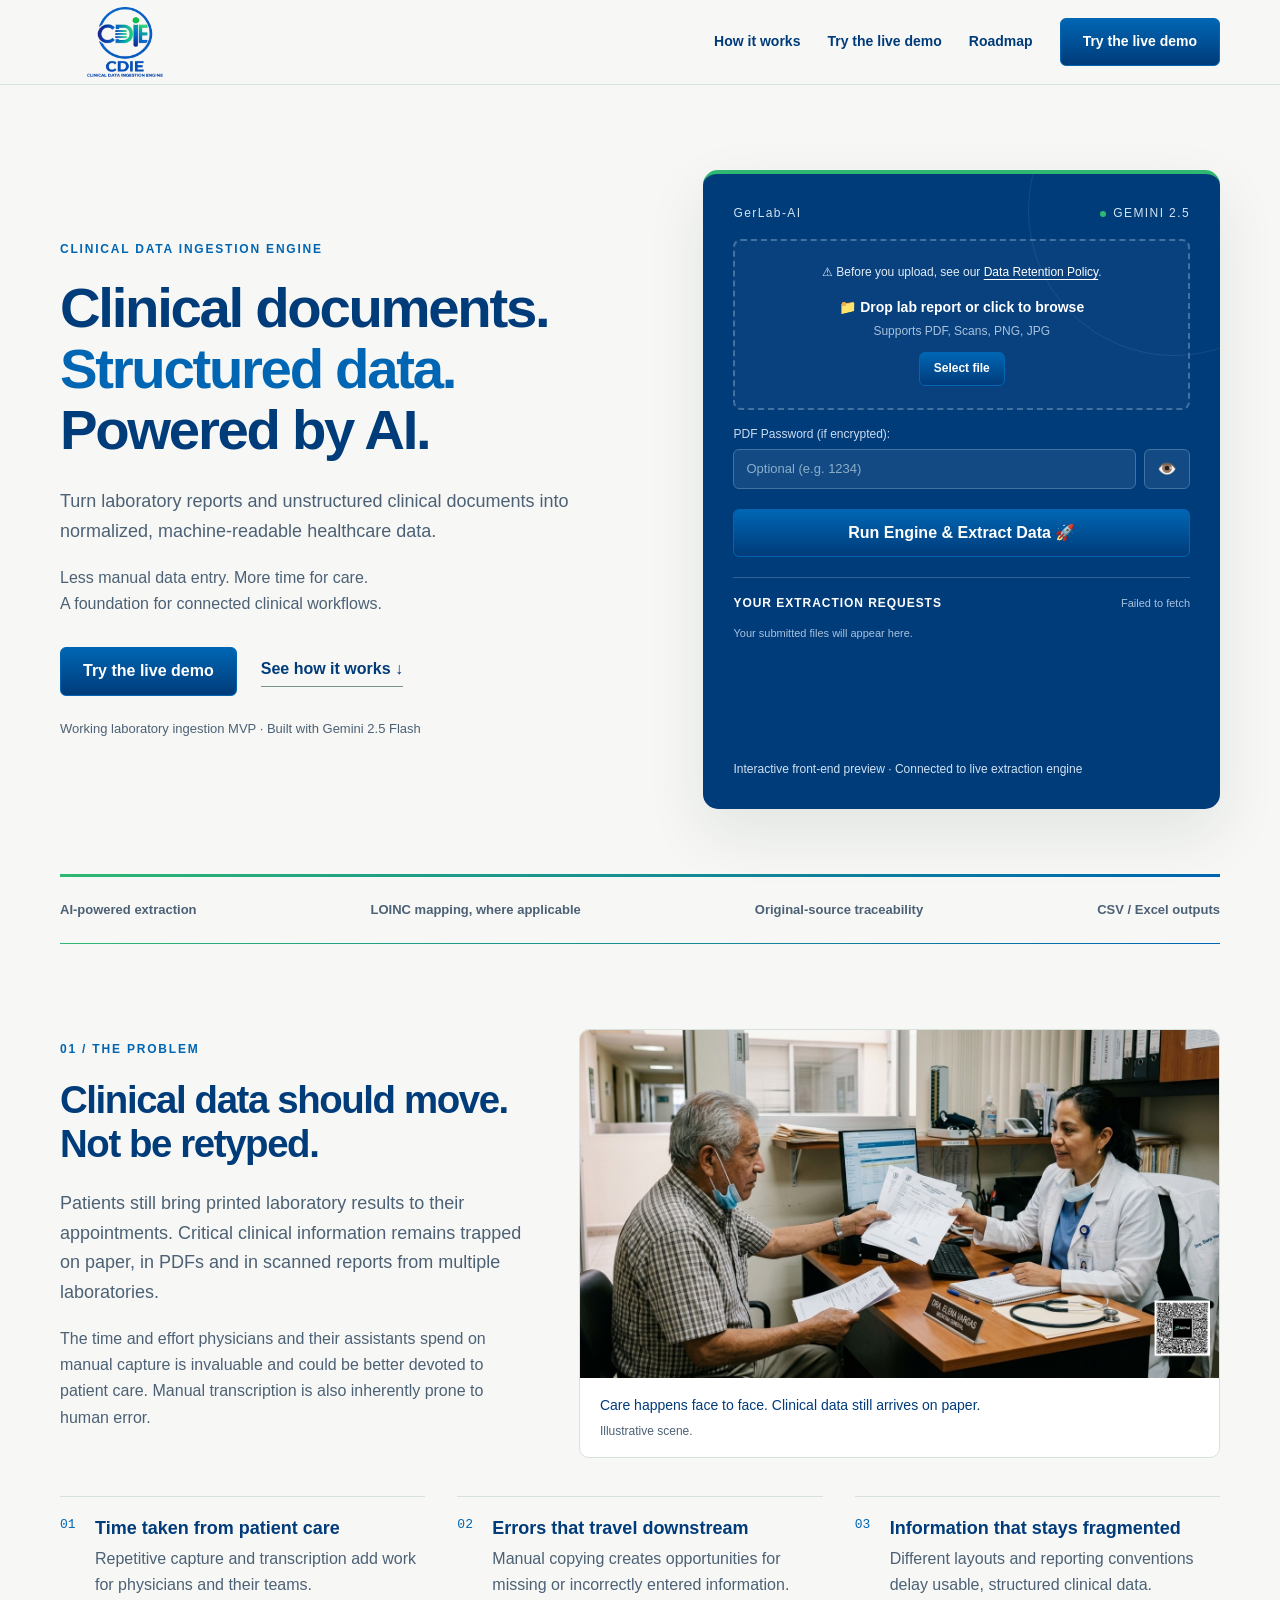
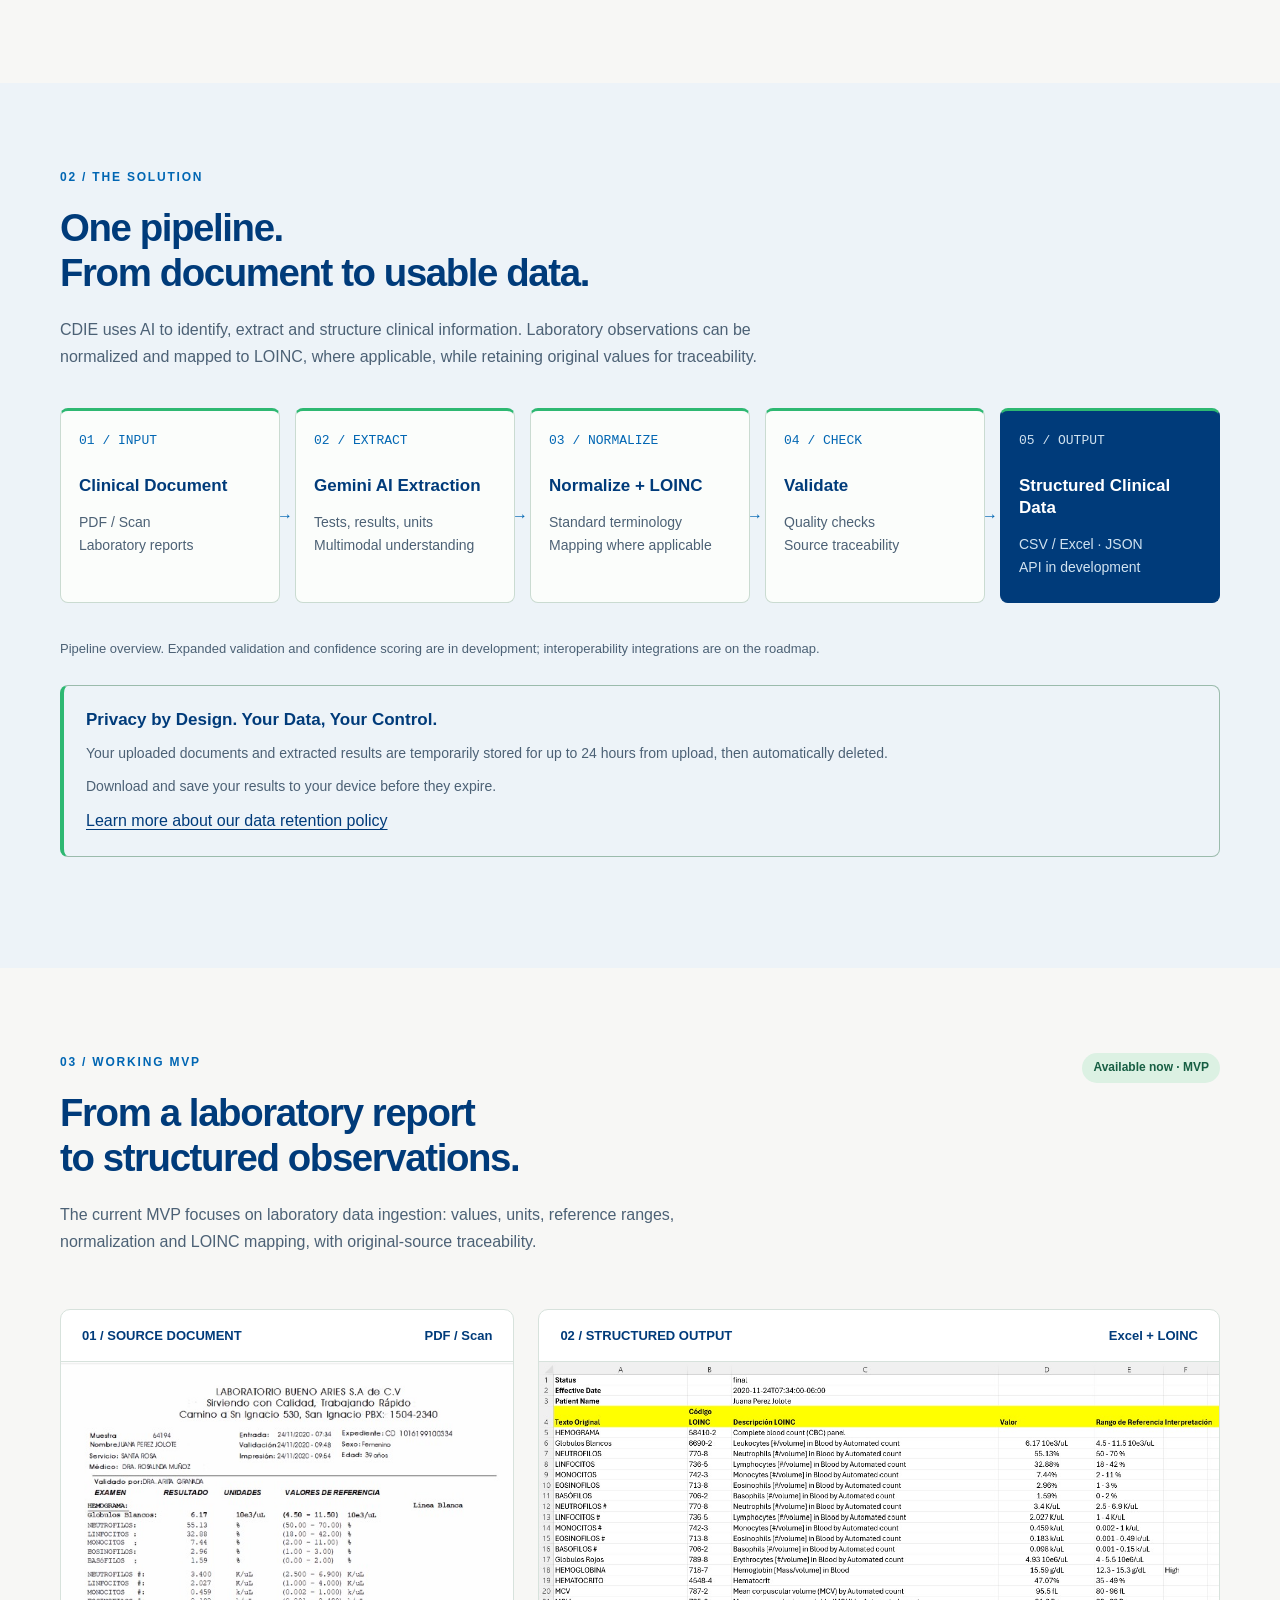
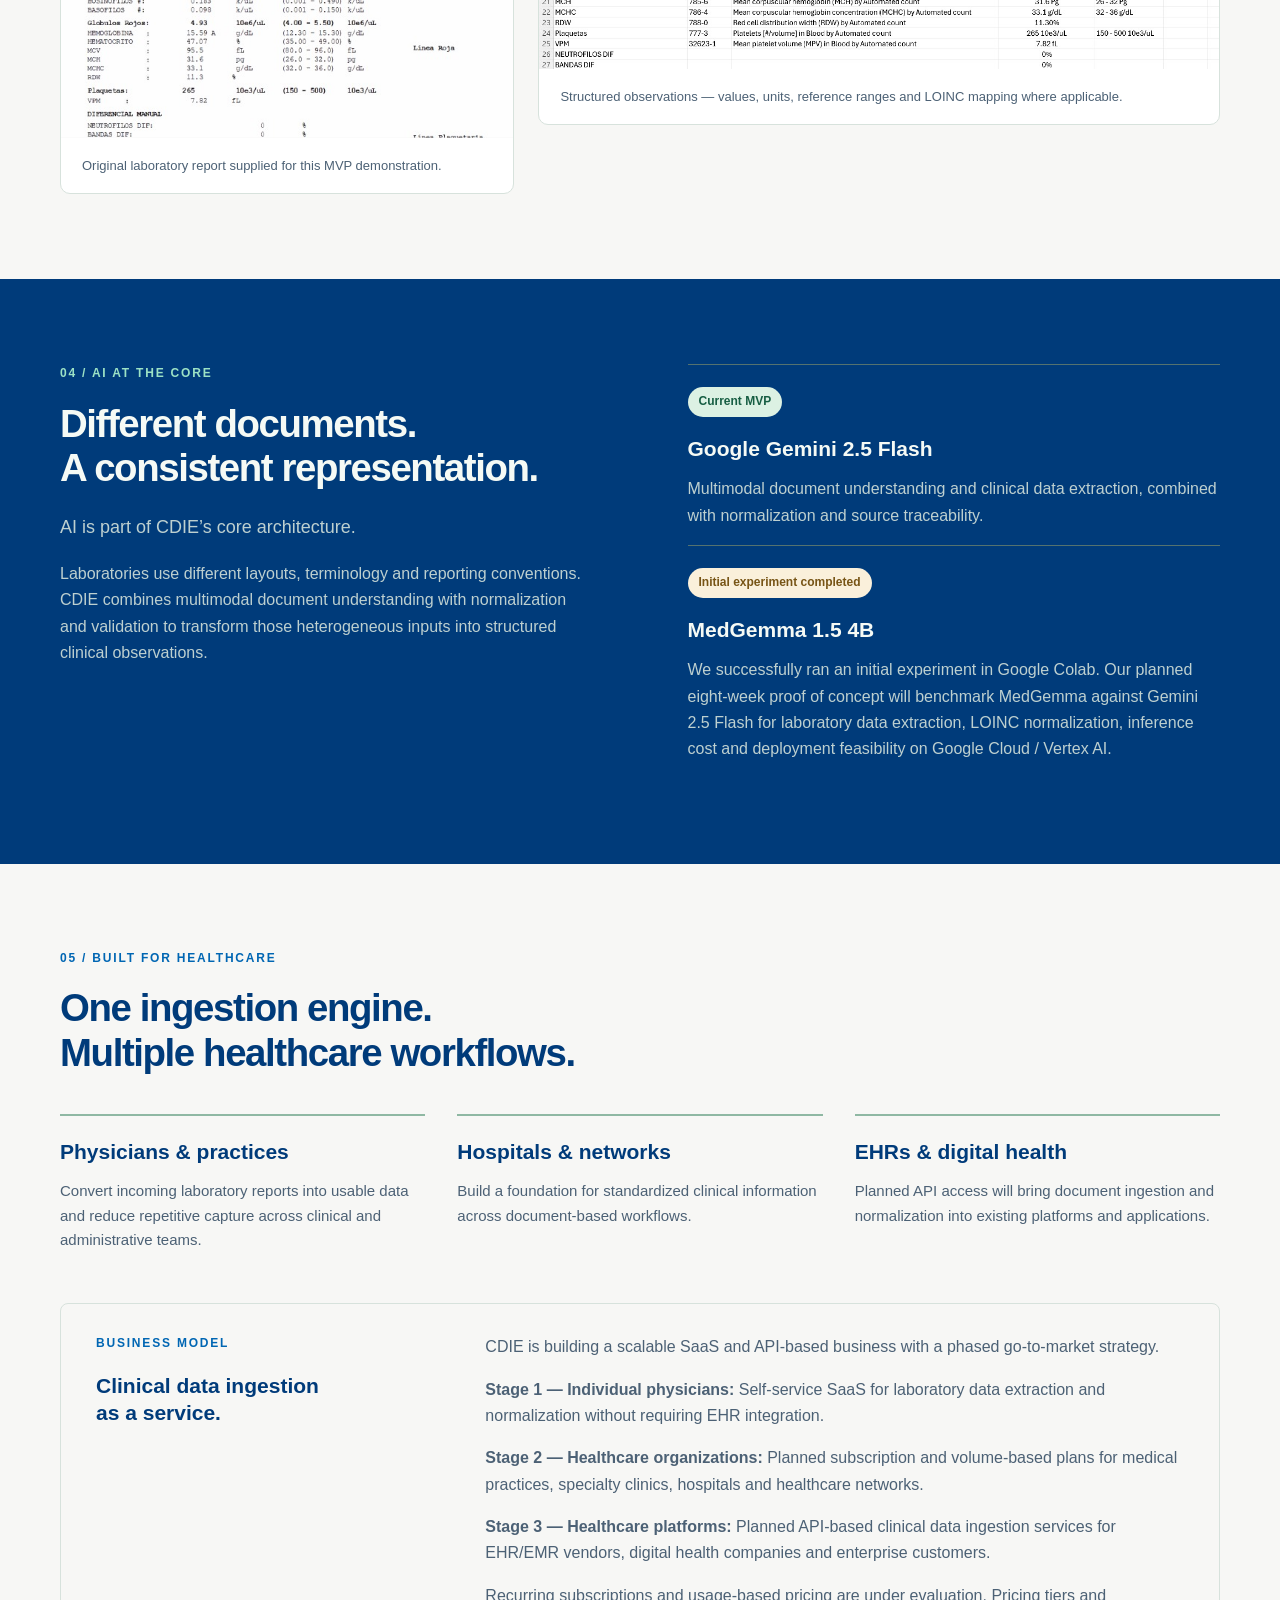
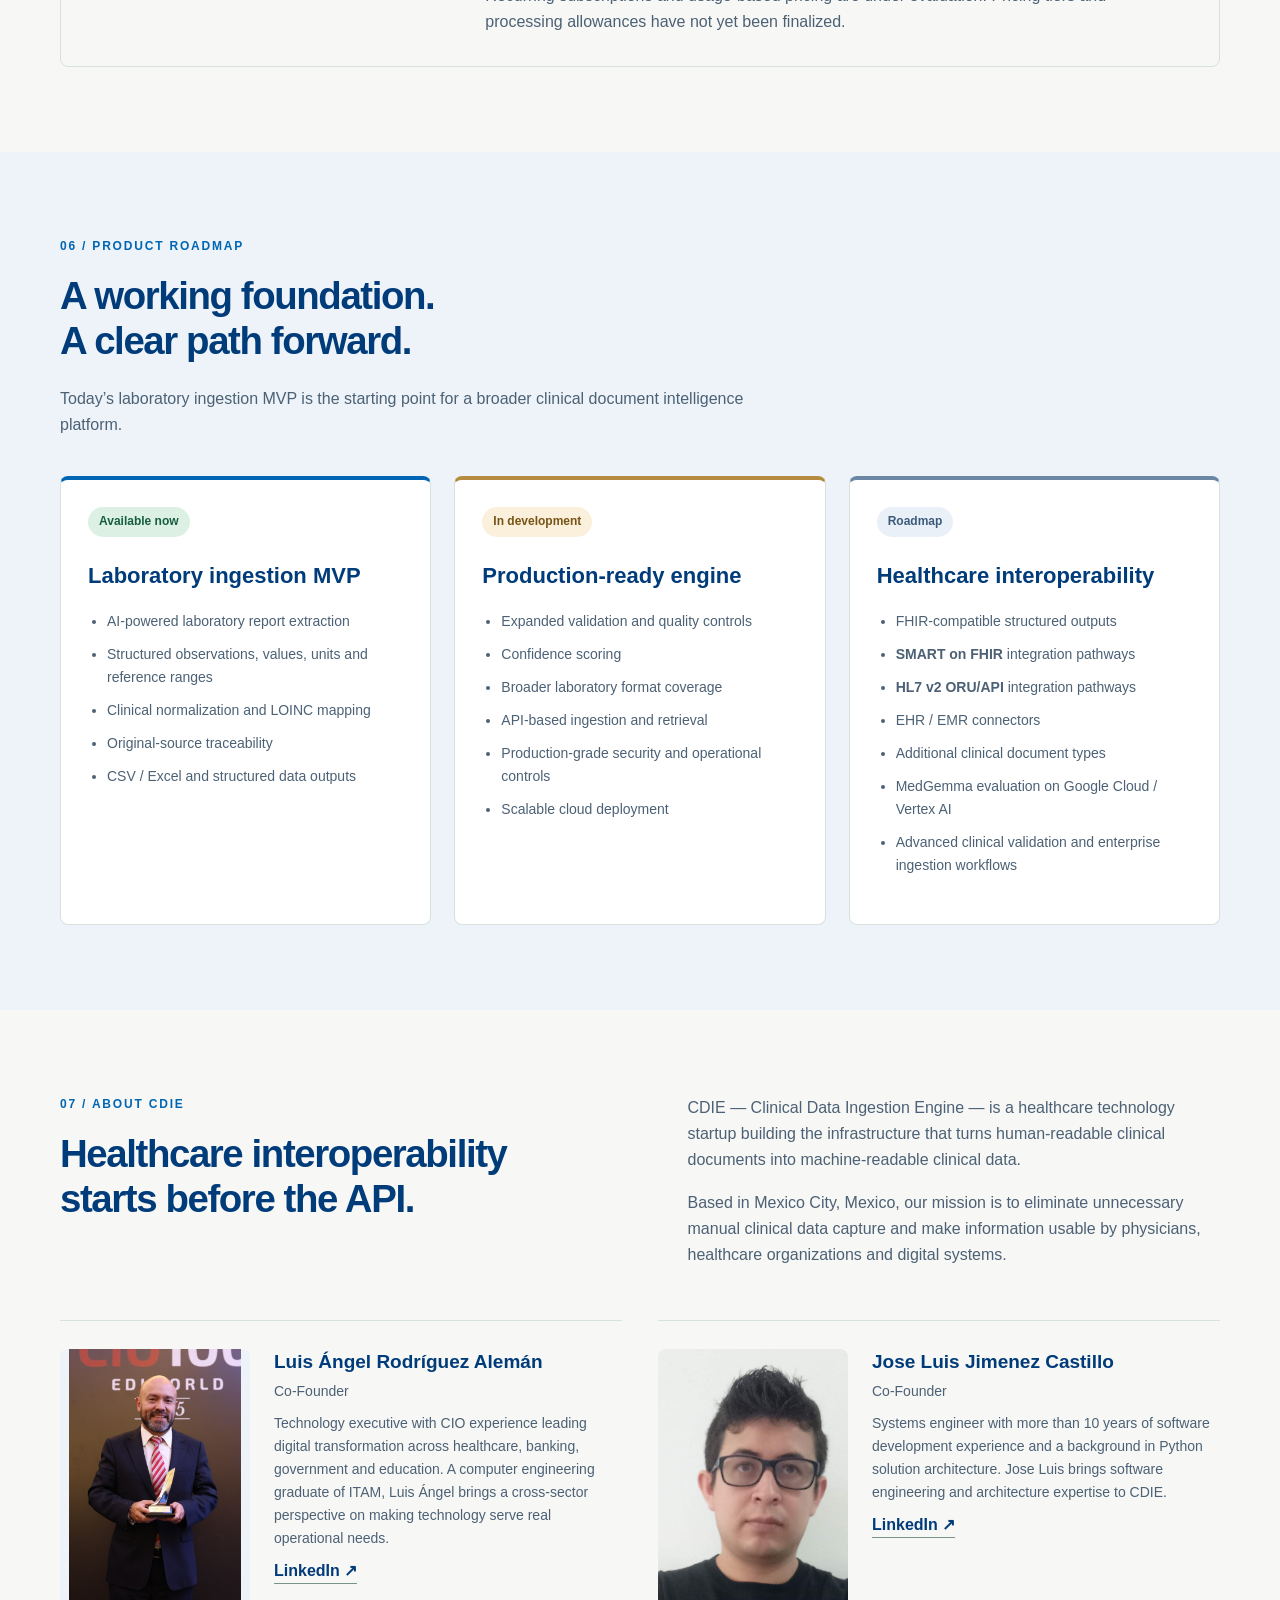
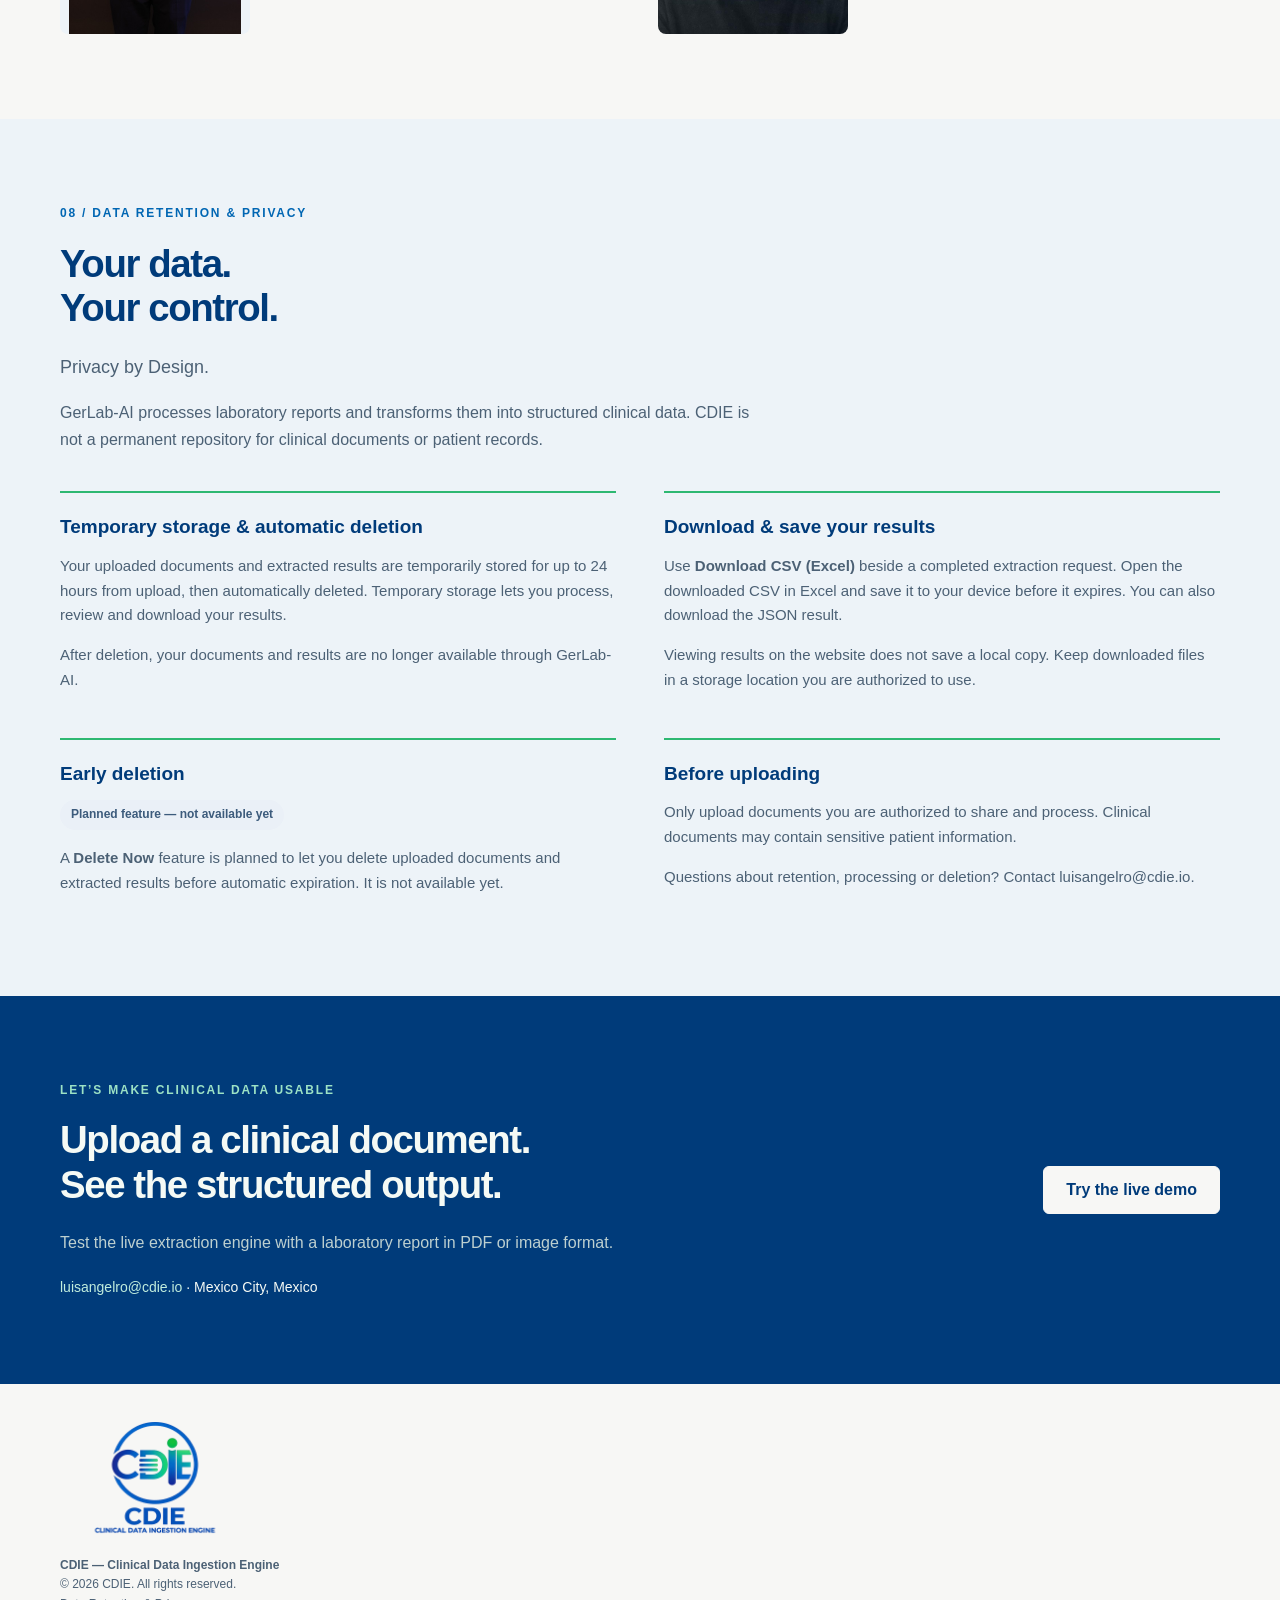
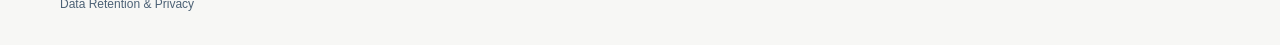
<file: index.html>
<!doctype html>
<html lang="en">
<head>
  <meta charset="utf-8">
  <meta name="viewport" content="width=device-width, initial-scale=1">
  <title>CDIE — Clinical Data Ingestion Engine</title>
  <meta name="description" content="AI-powered laboratory document ingestion. From clinical reports to structured observations, normalization and LOINC mapping.">
  
  <!-- Enlace al archivo CSS externo -->
  <link rel="stylesheet" href="assets/css/styles.css">
  <link rel="icon" type="image/png" href="assets/images/favicon.png">
  <link rel="stylesheet" href="assets/css/retention.css">
</head>
<body>

  <a class="skip" href="#main">Skip to content</a>
  
  <header>
    <div class="wrap nav">
      <a href="#" class="logo" aria-label="CDIE home">
        <img src="assets/images/logo.png" alt="CDIE Logo" class="brand-logo">
      </a>
      <nav class="navlinks" aria-label="Main navigation">
        <a href="#solution">How it works</a>
        <a href="#live-demo">Try the live demo</a>
        <a href="#roadmap">Roadmap</a>
        <a class="btn" href="#live-demo">Try the live demo</a>
      </nav>
    </div>
  </header>

  <main id="main">
    
    <!-- Hero Section -->
    <div class="wrap">
      <div class="hero">
        <div>
          <p class="eyebrow">Clinical Data Ingestion Engine</p>
          <h1>Clinical documents.<br><em>Structured data.</em><br>Powered by AI.</h1>
          <p class="intro">Turn laboratory reports and unstructured clinical documents into normalized, machine-readable healthcare data.</p>
          <p>Less manual data entry. More time for care.<br>A foundation for connected clinical workflows.</p>
          <div class="actions">
            <a class="btn" href="#live-demo">Try the live demo</a>
            <a class="textlink" href="#solution">See how it works ↓</a>
          </div>
          <p class="hero-note">Working laboratory ingestion MVP · Built with Gemini 2.5 Flash</p>
        </div>
        
        <!-- WIDGET INTERACTIVO INTEGRADO EN LA DERECHA DEL HERO -->
        <div class="hero-visual interactive-hero-mvp" id="live-demo" role="region" aria-label="Interactive MVP Widget">
          <div class="visual-top">
            <span>GerLab-AI</span>
            <span><i class="dot"></i>GEMINI 2.5</span>
          </div>
          
          <div class="mvp-widget-container">
            <form id="analyzerForm" class="analyzer-form" >
              <!-- Dropzone de archivo -->
              <div class="upload-dropzone" id="dropzone">
                <input type="file" id="labFile" accept=".pdf,.png,.jpg,.jpeg" class="file-input-hidden" aria-describedby="upload-retention" required>
                <div class="dropzone-content"><p class="upload-policy" id="upload-retention">⚠ Before you upload, see our <a href="#data-retention">Data Retention Policy</a>.</p>
                  <strong id="fileNameDisplay">📁 Drop lab report or click to browse</strong>
                  <p>Supports PDF, Scans, PNG, JPG</p>
                  <button type="button" class="btn small-btn">Select file</button>
                </div>
              </div>

              <!-- Campo de contraseña opcional -->
              <div class="password-field-wrap">
                <label for="pdfPassword" class="small-label">PDF Password (if encrypted):</label>
                <div class="password-input-group">
                  <input type="password" id="pdfPassword" class="text-input" placeholder="Optional (e.g. 1234)">
                  <button type="button" id="togglePass" class="toggle-pass-btn" aria-label="Toggle password visibility">👁️</button>
                </div>
              </div>

              <!-- Botón de ejecución -->
              <button type="submit" class="btn submit-engine-btn">Run Engine & Extract Data 🚀</button>
            </form>

            <!-- Estado de carga (oculto por defecto) -->
            <div id="loadingState" class="loading-state" style="display: none;">
              <div class="spinner"></div>
              <strong>Processing document with Gemini...</strong>
              <p class="small-metrics">Extracting values, units & mapping LOINC codes</p>
            </div>

            <!-- Estado de éxito (oculto por defecto) -->
            <div id="successState" class="success-state" style="display: none;">
              <div class="success-icon">✓</div>
              <strong>Extraction Complete!</strong>
              <p class="small-metrics">14 observations normalized · LOINC mapped</p>
              <a href="#mvp" class="btn small-btn" id="resetDemoBtn">Test another document</a>
            </div>
          </div>

          <section class="requests-panel" aria-labelledby="requestsTitle">
            <div class="requests-heading">
              <h2 id="requestsTitle">Your extraction requests</h2>
              <span id="pollingStatus" class="polling-status" aria-live="polite">Loading...</span>
            </div>
            <p id="emptyRequests" class="empty-requests">Your submitted files will appear here.</p>
            <div id="requestsList" class="requests-list" aria-live="polite"></div>
          </section>

          <p class="visual-caption">Interactive front-end preview · Connected to live extraction engine</p>
        </div>
      </div>
      
      <div class="strip">
        <span>AI-powered extraction</span>
        <span>LOINC mapping, where applicable</span>
        <span>Original-source traceability</span>
        <span>CSV / Excel outputs</span>
      </div>
    </div>

    <!-- Problem Section -->
    <section id="problem">
      <div class="wrap">
        <div class="split problem-intro">
          <div>
            <p class="eyebrow">01 / The problem</p>
            <h2>Clinical data should move.<br>Not be retyped.</h2>
            <p class="lead">Patients still bring printed laboratory results to their appointments. Critical clinical information remains trapped on paper, in PDFs and in scanned reports from multiple laboratories.</p>
            <p>The time and effort physicians and their assistants spend on manual capture is invaluable and could be better devoted to patient care. Manual transcription is also inherently prone to human error.</p>
          </div>
          <figure class="problem-photo">
            <img src="assets/images/ilustracion1.jpeg" alt="Patient handing printed laboratory results to a physician">
            <figcaption>Care happens face to face. Clinical data still arrives on paper.<span>Illustrative scene.</span></figcaption>
          </figure>
        </div>
        
        <div class="problem-issues">
          <div class="issue">
            <span>01</span>
            <div>
              <h3>Time taken from patient care</h3>
              <p>Repetitive capture and transcription add work for physicians and their teams.</p>
            </div>
          </div>
          <div class="issue">
            <span>02</span>
            <div>
              <h3>Errors that travel downstream</h3>
              <p>Manual copying creates opportunities for missing or incorrectly entered information.</p>
            </div>
          </div>
          <div class="issue">
            <span>03</span>
            <div>
              <h3>Information that stays fragmented</h3>
              <p>Different layouts and reporting conventions delay usable, structured clinical data.</p>
            </div>
          </div>
        </div>
      </div>
    </section>

    <!-- Solution Section -->
    <section class="tint" id="solution">
      <div class="wrap">
        <div class="section-heading">
          <p class="eyebrow">02 / The solution</p>
          <h2>One pipeline.<br>From document to usable data.</h2>
          <p>CDIE uses AI to identify, extract and structure clinical information. Laboratory observations can be normalized and mapped to LOINC, where applicable, while retaining original values for traceability.</p>
        </div>
        
        <ol class="pipeline">
          <li>
            <span class="num">01 / INPUT</span>
            <h3>Clinical Document</h3>
            <p>PDF / Scan<br>Laboratory reports</p>
          </li>
          <li>
            <span class="num">02 / EXTRACT</span>
            <h3>Gemini AI Extraction</h3>
            <p>Tests, results, units<br>Multimodal understanding</p>
          </li>
          <li>
            <span class="num">03 / NORMALIZE</span>
            <h3>Normalize + LOINC</h3>
            <p>Standard terminology<br>Mapping where applicable</p>
          </li>
          <li>
            <span class="num">04 / CHECK</span>
            <h3>Validate</h3>
            <p>Quality checks<br>Source traceability</p>
          </li>
          <li>
            <span class="num">05 / OUTPUT</span>
            <h3>Structured Clinical Data</h3>
            <p>CSV / Excel · JSON<br>API in development</p>
          </li>
        </ol>
        
        <p class="note">Pipeline overview. Expanded validation and confidence scoring are in development; interoperability integrations are on the roadmap.</p>
      <aside class="retention-note"><h3>Privacy by Design. Your Data, Your Control.</h3><p>Your uploaded documents and extracted results are temporarily stored for up to 24 hours from upload, then automatically deleted.</p><p>Download and save your results to your device before they expire.</p><a href="#data-retention">Learn more about our data retention policy</a></aside></div>
    </section>

    <!-- MVP Section -->
    <section id="mvp">
      <div class="wrap">
        <div class="evidence-heading">
          <div class="section-heading">
            <p class="eyebrow">03 / Working MVP</p>
            <h2>From a laboratory report<br>to structured observations.</h2>
            <p>The current MVP focuses on laboratory data ingestion: values, units, reference ranges, normalization and LOINC mapping, with original-source traceability.</p>
          </div>
          <span class="badge">Available now · MVP</span>
        </div>
        
        <div class="evidence">
          <figure>
            <div class="frame-title">
              <span>01 / SOURCE DOCUMENT</span>
              <span>PDF / Scan</span>
            </div>
            <img id="source-img" src="assets/images/ilustracion2.jpeg" alt="Source laboratory report screenshot">
            <figcaption>Original laboratory report supplied for this MVP demonstration.</figcaption>
          </figure>
          
          <figure>
            <div class="frame-title">
              <span>02 / STRUCTURED OUTPUT</span>
              <span>Excel + LOINC</span>
            </div>
            <img id="output-img" src="assets/images/ilustracion3.jpeg" alt="Structured MVP output screenshot">
            <figcaption>Structured observations — values, units, reference ranges and LOINC mapping where applicable.</figcaption>
          </figure>
        </div>
        
      </div>
    </section>

    <!-- AI Core Section -->
    <section class="dark">
      <div class="wrap split">
        <div>
          <p class="eyebrow">04 / AI at the core</p>
          <h2>Different documents.<br>A consistent representation.</h2>
          <p class="lead">AI is part of CDIE’s core architecture.</p>
          <p>Laboratories use different layouts, terminology and reporting conventions. CDIE combines multimodal document understanding with normalization and validation to transform those heterogeneous inputs into structured clinical observations.</p>
        </div>
        <div>
          <div class="ai-panel">
            <span class="badge">Current MVP</span>
            <h3>Google Gemini 2.5 Flash</h3>
            <p>Multimodal document understanding and clinical data extraction, combined with normalization and source traceability.</p>
          </div>
          <div class="ai-panel">
            <span class="badge develop">Initial experiment completed</span>
            <h3>MedGemma 1.5 4B</h3>
            <p>We successfully ran an initial experiment in Google Colab. Our planned eight-week proof of concept will benchmark MedGemma against Gemini 2.5 Flash for laboratory data extraction, LOINC normalization, inference cost and deployment feasibility on Google Cloud / Vertex AI.</p>
          </div>
        </div>
      </div>
    </section>

    <!-- Healthcare Workflows Section -->
    <section>
      <div class="wrap">
        <div class="section-heading">
          <p class="eyebrow">05 / Built for healthcare</p>
          <h2>One ingestion engine.<br>Multiple healthcare workflows.</h2>
        </div>
        
        <div class="audiences">
          <article>
            <h3>Physicians & practices</h3>
            <p>Convert incoming laboratory reports into usable data and reduce repetitive capture across clinical and administrative teams.</p>
          </article>
          <article>
            <h3>Hospitals & networks</h3>
            <p>Build a foundation for standardized clinical information across document-based workflows.</p>
          </article>
          <article>
            <h3>EHRs & digital health</h3>
            <p>Planned API access will bring document ingestion and normalization into existing platforms and applications.</p>
          </article>
        </div>
        
        <div class="business">
          <div>
            <p class="eyebrow">Business model</p>
            <h3>Clinical data ingestion<br>as a service.</h3>
          </div>
          <div>
            <p>CDIE is building a scalable SaaS and API-based business with a phased go-to-market strategy.</p>
            <p><strong>Stage 1 — Individual physicians:</strong> Self-service SaaS for laboratory data extraction and normalization without requiring EHR integration.</p>
            <p><strong>Stage 2 — Healthcare organizations:</strong> Planned subscription and volume-based plans for medical practices, specialty clinics, hospitals and healthcare networks.</p>
            <p><strong>Stage 3 — Healthcare platforms:</strong> Planned API-based clinical data ingestion services for EHR/EMR vendors, digital health companies and enterprise customers.</p>
            <p>Recurring subscriptions and usage-based pricing are under evaluation. Pricing tiers and processing allowances have not yet been finalized.</p>
          </div>
        </div>
      </div>
    </section>

    <!-- Roadmap Section -->
    <section class="tint" id="roadmap">
      <div class="wrap">
        <div class="section-heading">
          <p class="eyebrow">06 / Product roadmap</p>
          <h2>A working foundation.<br>A clear path forward.</h2>
          <p>Today’s laboratory ingestion MVP is the starting point for a broader clinical document intelligence platform.</p>
        </div>
        
        <div class="roadmap">
          <article>
            <span class="badge">Available now</span>
            <h3>Laboratory ingestion MVP</h3>
            <ul>
              <li>AI-powered laboratory report extraction</li>
              <li>Structured observations, values, units and reference ranges</li>
              <li>Clinical normalization and LOINC mapping</li>
              <li>Original-source traceability</li>
              <li>CSV / Excel and structured data outputs</li>
            </ul>
          </article>
          
          <article>
            <span class="badge develop">In development</span>
            <h3>Production-ready engine</h3>
            <ul>
              <li>Expanded validation and quality controls</li>
              <li>Confidence scoring</li>
              <li>Broader laboratory format coverage</li>
              <li>API-based ingestion and retrieval</li>
              <li>Production-grade security and operational controls</li>
              <li>Scalable cloud deployment</li>
            </ul>
          </article>
          
          <article>
            <span class="badge future">Roadmap</span>
            <h3>Healthcare interoperability</h3>
            <ul>
              <li>FHIR-compatible structured outputs</li>
              <li><strong>SMART on FHIR</strong> integration pathways</li>
              <li><strong>HL7 v2 ORU/API</strong> integration pathways</li>
              <li>EHR / EMR connectors</li>
              <li>Additional clinical document types</li>
              <li>MedGemma evaluation on Google Cloud / Vertex AI</li>
              <li>Advanced clinical validation and enterprise ingestion workflows</li>
            </ul>
          </article>
        </div>
      </div>
    </section>

    <!-- About Section -->
    <section id="about">
      <div class="wrap">
        <div class="split">
          <div>
            <p class="eyebrow">07 / About CDIE</p>
            <h2>Healthcare interoperability<br>starts before the API.</h2>
          </div>
          <div>
            <p>CDIE — Clinical Data Ingestion Engine — is a healthcare technology startup building the infrastructure that turns human-readable clinical documents into machine-readable clinical data.</p>
            <p>Based in Mexico City, Mexico, our mission is to eliminate unnecessary manual clinical data capture and make information usable by physicians, healthcare organizations and digital systems.</p>
          </div>
        </div>
        
        <div class="team">
          <article class="person">
            <div class="founder-photo luis">
              <img src="assets/images/founder1.jpeg" alt="Luis Ángel Rodríguez Alemán">
            </div>
            <div>
              <h3>Luis Ángel Rodríguez Alemán</h3>
              <p>Co-Founder</p>
              <p>Technology executive with CIO experience leading digital transformation across healthcare, banking, government and education. A computer engineering graduate of ITAM, Luis Ángel brings a cross-sector perspective on making technology serve real operational needs.</p>
              <a class="textlink" href="https://www.linkedin.com/in/luisangelrodriguezaleman/" target="_blank" rel="noopener noreferrer" aria-label="Luis Ángel Rodríguez Alemán on LinkedIn">LinkedIn ↗</a>
            </div>
          </article>
          
          <article class="person">
            <div class="founder-photo jose">
              <img src="assets/images/founder2.jpg" alt="Jose Luis Jimenez Castillo">
            </div>
            <div>
              <h3>Jose Luis Jimenez Castillo</h3>
              <p>Co-Founder</p>
              <p>Systems engineer with more than 10 years of software development experience and a background in Python solution architecture. Jose Luis brings software engineering and architecture expertise to CDIE.</p>
              <a class="textlink" href="https://www.linkedin.com/in/devcuber/" target="_blank" rel="noopener noreferrer" aria-label="Jose Luis Jimenez Castillo on LinkedIn">LinkedIn ↗</a>
            </div>
          </article>
        </div>
      </div>
    </section>

    <!-- Data retention policy: part of the landing page -->
    <section class="tint" id="data-retention" aria-labelledby="retention-title">
      <div class="wrap">
        <div class="section-heading">
          <p class="eyebrow">08 / Data Retention &amp; Privacy</p>
          <h2 id="retention-title">Your data.<br>Your control.</h2>
          <p class="lead">Privacy by Design.</p>
          <p>GerLab-AI processes laboratory reports and transforms them into structured clinical data. CDIE is not a permanent repository for clinical documents or patient records.</p>
        </div>
        <div class="retention-grid">
          <article><h3>Temporary storage &amp; automatic deletion</h3><p>Your uploaded documents and extracted results are temporarily stored for up to 24 hours from upload, then automatically deleted. Temporary storage lets you process, review and download your results.</p><p>After deletion, your documents and results are no longer available through GerLab-AI.</p></article>
          <article><h3>Download &amp; save your results</h3><p>Use <strong>Download CSV (Excel)</strong> beside a completed extraction request. Open the downloaded CSV in Excel and save it to your device before it expires. You can also download the JSON result.</p><p>Viewing results on the website does not save a local copy. Keep downloaded files in a storage location you are authorized to use.</p></article>
          <article><h3>Early deletion</h3><span class="badge future">Planned feature — not available yet</span><p>A <strong>Delete Now</strong> feature is planned to let you delete uploaded documents and extracted results before automatic expiration. It is not available yet.</p></article>
          <article><h3>Before uploading</h3><p>Only upload documents you are authorized to share and process. Clinical documents may contain sensitive patient information.</p><p>Questions about retention, processing or deletion? Contact <a href="mailto:luisangelro@cdie.io">luisangelro@cdie.io</a>.</p></article>
        </div>
      </div>
    </section>

    <!-- CTA Section -->
    <section class="dark">
      <div class="wrap cta">
        <div>
          <p class="eyebrow">Let’s make clinical data usable</p>
          <h2>Upload a clinical document.<br>See the structured output.</h2>
          <p>Test the live extraction engine with a laboratory report in PDF or image format.</p>
          
          <div class="contact">
            <a href="mailto:luisangelro@cdie.io">luisangelro@cdie.io</a> · Mexico City, Mexico
          </div>
        </div>
        <a class="btn light" href="#live-demo">Try the live demo</a>
      </div>
    </section>

  </main>

  <footer>
    <div class="wrap footer">
      <div>
        <img src="assets/images/logo.png" alt="CDIE Logo" class="brand-footer">
        <strong>CDIE — Clinical Data Ingestion Engine</strong><br>
        © 2026 CDIE. All rights reserved.<br><a href="#data-retention">Data Retention &amp; Privacy</a>
      </div>
    </div>
  </footer>

  <!-- Script para el demo funcional del widget en el Hero -->
  <script>
    document.addEventListener('DOMContentLoaded', function () {
      const fileInput = document.getElementById('labFile');
      const fileNameDisplay = document.getElementById('fileNameDisplay');
      const analyzerForm = document.getElementById('analyzerForm');
      const dropzone = document.getElementById('dropzone');
      const selectFileButton = dropzone ? dropzone.querySelector('.small-btn') : null;
      const loadingState = document.getElementById('loadingState');
      const loadingMessage = loadingState ? loadingState.querySelector('strong') : null;
      const togglePass = document.getElementById('togglePass');
      const pdfPassword = document.getElementById('pdfPassword');
      const requestsList = document.getElementById('requestsList');
      const emptyRequests = document.getElementById('emptyRequests');
      const pollingStatus = document.getElementById('pollingStatus');
      const API_BASE_URL = ['localhost', '127.0.0.1'].includes(location.hostname) ? 'http://localhost:8000' : 'https://api.cdie.io';
      let selectedFile = null, pollingTimer = null;

      function cookie(name) { return document.cookie.split('; ').find(v => v.startsWith(name + '='))?.split('=').slice(1).join('='); }
      function validUuid(v) { return /^[0-9a-f]{8}-[0-9a-f]{4}-[1-5][0-9a-f]{3}-[89ab][0-9a-f]{3}-[0-9a-f]{12}$/i.test(v || ''); }
      function ensureUserId() {
        const existingId = cookie('cdie_user_id');
        if (validUuid(existingId)) return existingId;

        const newId = crypto.randomUUID();
        document.cookie = 'cdie_user_id=' + newId + '; Path=/; Max-Age=31536000; SameSite=Lax' + (location.protocol === 'https:' ? '; Secure' : '');

        const savedId = cookie('cdie_user_id');
        if (savedId !== newId) throw new Error('Unable to persist cdie_user_id cookie. Enable cookies for this site and reload the page.');
        return savedId;
      }
      function esc(v) { const n = document.createElement('span'); n.textContent = v || ''; return n.innerHTML; }
      function date(v) { return v ? new Date(v).toLocaleString() : '—'; }
      function detailError(data, fallback) { return (data && (data.detail?.message || data.detail?.error || data.detail)) || fallback; }
      async function api(path, options) {
        const userId = ensureUserId();
        if (!validUuid(userId)) throw new Error('Unable to identify the user. Please refresh the page and try again.');
        const requestOptions = options || {};
        const headers = new Headers(requestOptions.headers || {});
        headers.set('cdie_user_id', userId);
        const res = await fetch(API_BASE_URL + path, Object.assign({ credentials: 'include' }, requestOptions, { headers }));
        if (!res.ok) { const data = await res.json().catch(() => null); throw new Error(detailError(data, 'The service returned an error.')); }
        return res;
      }
      function stopPolling() { if (pollingTimer) { clearInterval(pollingTimer); pollingTimer = null; } }
      function startPolling() { if (!pollingTimer) pollingTimer = setInterval(loadRequests, 10000); }

      // Retention starts at upload/creation, confirmed by José Luis.
      function expirationFor(item) {
        const created = typeof item.created_at === 'string' && /(?:Z|[+-]\d{2}:\d{2})$/i.test(item.created_at) ? Date.parse(item.created_at) : NaN;
        return Number.isFinite(created) ? new Date(created + 24 * 60 * 60 * 1000).toISOString() : '';
      }
      function retentionMessage(value, now = Date.now()) {
        const expires = typeof value === 'string' && /(?:Z|[+-]\d{2}:\d{2})$/i.test(value) ? Date.parse(value) : NaN;
        if (!Number.isFinite(expires)) return 'Temporary storage: up to 24 hours. Download and save your results to your device.';
        const minutes = Math.ceil((expires - now) / 60000);
        if (minutes <= 0) return 'The retention period has ended. These results may no longer be available.';
        if (minutes < 60) return 'Scheduled deletion in about ' + minutes + (minutes === 1 ? ' minute.' : ' minutes.') + ' Download and save your results.';
        const hours = Math.ceil(minutes / 60);
        return 'Scheduled deletion in about ' + hours + (hours === 1 ? ' hour.' : ' hours.') + ' Download and save your results.';
      }
      function retentionLink(item) {
        return '<a class="retention-trigger" href="#data-retention" aria-label="Data retention policy" aria-describedby="retention-tip-' + esc(item.id) + '"><span aria-hidden="true">⚠</span><span class="retention-tooltip" role="tooltip" id="retention-tip-' + esc(item.id) + '" data-expires="' + esc(expirationFor(item)) + '">' + retentionMessage(expirationFor(item)) + '</span></a>';
      }
      setInterval(() => document.querySelectorAll('[data-expires]').forEach(tip => {
        tip.textContent = retentionMessage(tip.dataset.expires);
      }), 60000);

      function render(items) {
        items.sort((a,b) => new Date(b.created_at) - new Date(a.created_at));
        emptyRequests.style.display = items.length ? 'none' : 'block';
        requestsList.innerHTML = items.map(item => {
          const ready = item.status === 'completed';
          const status = item.status === 'pending' ? 'Queued' : item.status === 'processing' ? 'Processing' : item.status === 'completed' ? 'Completed' : 'Failed';
          return '<article class="request-item"><div><div class="request-file">' + esc(item.original_filename) + '</div><div class="request-meta"><span class="status-badge status-' + esc(item.status) + '">' + status + '</span>' + (ready ? retentionLink(item) : '') + '<span>' + date(item.created_at) + '</span></div></div><div class="request-actions"><button class="download-btn" data-json="' + item.id + '" data-name="' + esc(item.original_filename) + '"' + (ready ? '' : ' disabled') + '>JSON</button><button class="download-btn" data-csv="' + item.id + '"' + (ready ? '' : ' disabled') + '>Download CSV (Excel)</button></div>' + (item.status === 'failed' ? '<div class="request-error">' + esc(item.error_message || 'Extraction failed.') + '</div>' : '') + '</article>';
        }).join('');
        const active = items.some(item => item.status === 'pending' || item.status === 'processing');
        pollingStatus.textContent = active ? 'Refreshing every 10s' : (items.length ? 'Up to date' : '');
        active ? startPolling() : stopPolling();
      }
      async function loadRequests() { try { const res = await api('/api/v1/lab-extraction-requests'); render(await res.json()); } catch (err) { pollingStatus.textContent = err.message; stopPolling(); } }
      function download(content, name, type) { const url = URL.createObjectURL(new Blob([content], {type})); const a = document.createElement('a'); a.href=url; a.download=name; a.click(); setTimeout(() => URL.revokeObjectURL(url), 1000); }
      requestsList.addEventListener('click', async function(e) {
        const jsonId = e.target.dataset.json, csvId = e.target.dataset.csv;
        if (!jsonId && !csvId) return;
        e.target.disabled = true;
        try {
          if (jsonId) { const res = await api('/api/v1/lab-extraction-requests/' + jsonId + '/result'); const original = e.target.dataset.name.replace(/\.[^/.]+$/, ''); download(JSON.stringify(await res.json(), null, 2), original + '_clinical_data.json', 'application/json'); }
          else { const res = await api('/api/v1/lab-extraction-requests/' + csvId + '/csv'); const blob = await res.blob(); const cd = res.headers.get('content-disposition') || ''; const match = cd.match(/filename="([^"]+)"/); download(blob, match ? match[1] : 'clinical_data.csv', 'text/csv;charset=utf-8'); }
        } catch (err) { pollingStatus.textContent = err.message; } finally { e.target.disabled = false; }
      });
      function resetForm() { analyzerForm.reset(); selectedFile = null; fileNameDisplay.textContent = '📁 Drop lab report or click to browse'; }
      if (dropzone) dropzone.addEventListener('click', e => { if (e.target !== fileInput && !e.target.closest('a')) fileInput.click(); });
      if (selectFileButton) selectFileButton.addEventListener('click', e => { e.preventDefault(); e.stopPropagation(); fileInput.click(); });
      fileInput.addEventListener('change', e => { selectedFile=e.target.files[0] || null; fileNameDisplay.textContent=selectedFile ? '📄 ' + selectedFile.name : '📁 Drop lab report or click to browse'; });
      if (togglePass) togglePass.addEventListener('click', () => { const hidden=pdfPassword.type === 'password'; pdfPassword.type=hidden ? 'text' : 'password'; togglePass.textContent=hidden ? '🔒' : '👁️'; });
      analyzerForm.addEventListener('submit', async function(e) {
        e.preventDefault(); if (!selectedFile) { fileNameDisplay.textContent='⚠️ Select a PDF or image first'; return; }
        const data=new FormData(); data.append('file', selectedFile); if (pdfPassword.value) data.append('password', pdfPassword.value);
        loadingState.style.display='flex'; if (loadingMessage) loadingMessage.textContent='Adding document to extraction queue...';
        try { await api('/api/v1/lab-extraction-requests', {method:'POST', body:data}); resetForm(); await loadRequests(); }
        catch (err) { fileNameDisplay.textContent='⚠️ ' + err.message; }
        finally { loadingState.style.display='none'; }
      });
      ensureUserId(); loadRequests();
    });
  </script>

</body>
</html>
</file>
<file: assets/css/styles.css>
:root {
  --ink: #003B7A;
  --muted: #4c6175;
  --green: #0066B3;
  --mint: #cbeedc;
  --paper: #F7F7F5;
  --line: #d7e2dc;
  --navy: #003B7A;
}

* { box-sizing: border-box; }

html {
  scroll-behavior: smooth;
  scroll-padding-top: 180px;
}

body {
  margin: 0;
  background: var(--paper);
  color: var(--ink);
  font: 16px/1.65 'Montserrat', Arial, sans-serif;
}

a { color: inherit; text-decoration: none; }
button, input { font: inherit; }

a:focus-visible, button:focus-visible, input:focus-visible {
  outline: 3px solid #b57922;
  outline-offset: 5px;
}

.wrap {
  width: min(1160px, calc(100% - 64px));
  margin: auto;
}

header {
  border-bottom: 1px solid var(--line);
  background: #F7F7F5f5;
  position: sticky;
  top: 0;
  z-index: 5;
}

.nav {
  min-height: 84px;
  display: flex;
  align-items: center;
  justify-content: space-between;
  gap: 24px;
}

.logo {
  text-decoration: none;
  display: flex;
  align-items: center;
  gap: 11px;
  font-size: 27px;
  font-weight: 750;
  letter-spacing: -1px;
  flex-shrink: 0;
}

.mark {
  width: 35px;
  height: 35px;
  background: var(--navy);
  color: var(--mint);
  border-radius: 9px;
  display: grid;
  place-items: center;
  font-size: 26px;
}

.navlinks {
  display: flex;
  align-items: center;
  gap: 27px;
  font-size: 14px;
  font-weight: 600;
  flex-wrap: wrap;
}

.btn {
  display: inline-flex;
  align-items: center;
  justify-content: center;
  min-height: 48px;
  padding: 10px 22px;
  border-radius: 6px;
  background: linear-gradient(180deg,#0066B3,#003B7A);
  color: white;
  text-decoration: none;
  font-weight: 600;
  border: 1px solid #0066B3;
}

.btn.light {
  background: #F7F7F5;
  border-color: #F7F7F5;
  color: var(--navy);
}

.textlink {
  font-weight: 600;
  text-decoration: none;
  border-bottom: 1px solid #78948b;
  padding-bottom: 4px;
}

.eyebrow {
  font-size: 12px;
  letter-spacing: 1.8px;
  text-transform: uppercase;
  font-weight: 750;
  color: var(--green);
  margin: 0 0 18px;
}

h1, h2, h3, p { margin-top: 0; }
h1, h2 { font-weight: 700; }
h3 { font-weight: 600; }

h1 {
  font-size: clamp(38px, 4.4vw, 62px);
  line-height: 1.08;
  letter-spacing: -2.3px;
  margin-bottom: 27px;
}

h1 em {
  font-style: normal;
  color: var(--green);
}

h2 {
  font-size: clamp(30px, 3vw, 43px);
  line-height: 1.16;
  letter-spacing: -1.4px;
  margin-bottom: 22px;
}

h3 {
  font-size: 21px;
  line-height: 1.3;
  margin-bottom: 14px;
}

p { color: var(--muted); }

.hero {
  padding: 85px 0 65px;
  display: grid;
  grid-template-columns: 1.12fr 1fr;
  gap: 65px;
  align-items: center;
}

.hero .intro {
  font-size: 18px;
  max-width: 540px;
}

.actions {
  display: flex;
  align-items: center;
  gap: 24px;
  flex-wrap: wrap;
  margin-top: 30px;
}

.small { font-size: 13px; }
.hero-note { margin: 22px 0 0; font-size: 13px; }

.hero-visual {
  background: var(--navy);
  border-radius: 15px;
  min-height: 418px;
  padding: 30px;
  box-shadow: 0 24px 60px #193d3a18;
  position: relative;
  overflow: hidden;
  color: white;
  border-top: 4px solid #2EB872;
}

.hero-visual:before {
  content: '';
  position: absolute;
  width: 290px;
  height: 290px;
  border: 1px solid #ffffff15;
  border-radius: 50%;
  right: -100px;
  top: -110px;
}

.visual-top {
  display: flex;
  justify-content: space-between;
  gap: 10px;
  font-size: 12px;
  letter-spacing: 1.4px;
  color: #d1e3f1;
}

.dot {
  display: inline-block;
  background: #2EB872;
  border-radius: 50%;
  width: 6px;
  height: 6px;
  margin-right: 7px;
}

.doc {
  background: #fbfdf9;
  color: var(--ink);
  padding: 20px 24px;
  border-radius: 7px;
  width: 76%;
  margin-top: 32px;
}

.doc strong { font-size: 14px; }
.doc-lines { height: 6px; background: #dce6e0; margin-top: 11px; width: 100%; }
.doc-lines.short { width: 60%; }

.bridge { color: #cbeedc; padding: 13px 22px; font-size: 13px; }

.data {
  margin-left: 28px;
  background: #074b8c;
  border: 1px solid #5385b5;
  border-radius: 7px;
  padding: 20px;
  font: 13px/1.8 Consolas, monospace;
}

.data span { color: #8ee0b5; }
.visual-caption { color: #d1e3f1; font-size: 12px; margin: 20px 0 0; }

.strip {
  border-top: 3px solid transparent;
  border-image: linear-gradient(90deg, #2EB872, #0066B3) 1;
  border-bottom: 1px solid var(--line);
  padding: 22px 0;
  display: flex;
  gap: 25px;
  justify-content: space-between;
  font-size: 13px;
  font-weight: 600;
  color: var(--muted);
}

section { padding: 85px 0; }
.split { display: grid; grid-template-columns: 1fr 1fr; gap: 95px; }
.lead { font-size: 18px; }

.issue {
  padding: 19px 0;
  border-bottom: 1px solid var(--line);
  display: grid;
  grid-template-columns: 35px 1fr;
  gap: 15px;
}

.issue:first-child { padding-top: 0; }
.issue span { font: 13px Consolas, monospace; color: var(--green); }
.issue p { margin: 5px 0 0; }
.issue h3 { font-size: 18px; margin: 0; }

.tint { background: #edf3f8; }
.section-heading { max-width: 710px; margin-bottom: 38px; }

.pipeline {
  display: grid;
  grid-template-columns: repeat(5, 1fr);
  gap: 15px;
  list-style: none;
  padding: 0;
  margin: 35px 0;
}

.pipeline li {
  position: relative;
  background: #fbfdfb;
  border: 1px solid #cadbd1;
  padding: 22px 18px;
  border-radius: 8px;
  border-top: 3px solid #2EB872;
}

.pipeline li:not(:last-child):after {
  content: '→';
  position: absolute;
  right: -14px;
  top: 48%;
  z-index: 1;
  color: var(--green);
  font-weight: bold;
}

.pipeline .num { font: 13px Consolas, monospace; color: var(--green); display: block; margin-bottom: 27px; }
.pipeline h3 { font-size: 17px; }
.pipeline p { font-size: 14px; margin: 0; }

.pipeline li:last-child {
  background: var(--navy);
  color: white;
  border-color: var(--navy);
  border-top-color: #2EB872;
}

.pipeline li:last-child p, .pipeline li:last-child .num { color: #d1e3f1; }

.note { font-size: 13px; color: var(--muted); }

.badge {
  display: inline-block;
  font-size: 12px;
  font-weight: 700;
  border-radius: 30px;
  padding: 5px 11px;
  background: #dcf1e3;
  color: #175e43;
}

.evidence-heading { display: flex; justify-content: space-between; align-items: start; gap: 30px; }
.evidence { display: grid; grid-template-columns: .8fr 1.2fr; gap: 24px; }

.evidence figure {
  margin: 0;
  border: 1px solid var(--line);
  border-radius: 10px;
  overflow: hidden;
  background: #fff;
  align-self: start;
}

.frame-title {
  padding: 15px 21px;
  border-bottom: 1px solid var(--line);
  font-size: 13px;
  font-weight: 600;
  display: flex;
  justify-content: space-between;
}

.placeholder {
  min-height: 285px;
  display: flex;
  align-items: center;
  justify-content: center;
  flex-direction: column;
  text-align: center;
  padding: 28px;
  background: repeating-linear-gradient(135deg,#f5f8f5,#f5f8f5 12px,#f1f5f1 12px,#f1f5f1 13px);
}

.placeholder strong { font-size: 17px; }
.placeholder p { max-width: 320px; font-size: 14px; margin: 10px 0 16px; }
.placeholder input { max-width: 100%; font-size: 12px; }
.placeholder label { font-size: 13px; margin-bottom: 8px; }

.evidence img { display: block; width: 100%; height: auto; max-height: none; object-fit: contain; background: #fff; }
.evidence img[hidden] { display: none; }

figcaption { padding: 17px 21px; font-size: 13px; color: var(--muted); }

.more-shots { display: flex; flex-wrap: wrap; gap: 10px; margin-top: 20px; }
.more-shots span { border: 1px dashed #a9bdb1; border-radius: 5px; padding: 8px 12px; font-size: 12px; color: var(--muted); }

.dark { background: var(--navy); color: #f5faf5; }
.dark p { color: #bdd0d0; }
.dark .eyebrow { color: #9ce2c5; }

.ai-panels { display: grid; grid-template-columns: 1fr 1fr; gap: 23px; margin-top: 35px; }
.ai-panel { border-top: 1px solid #54726f; padding-top: 22px; }
.ai-panel .badge { margin-bottom: 18px; }
.ai-panel .future { background: #244b55; color: #d8e3ec; }

.audiences { display: grid; grid-template-columns: repeat(3, 1fr); gap: 32px; }
.audiences article { border-top: 2px solid #8fb8a3; padding-top: 22px; }
.audiences p { font-size: 15px; }

.business {
  margin-top: 35px;
  padding: 30px 35px;
  border: 1px solid var(--line);
  border-radius: 8px;
  display: grid;
  grid-template-columns: 1fr 2fr;
  gap: 40px;
}
.business p:last-child { margin-bottom: 0; }

.roadmap { display: grid; grid-template-columns: repeat(3, 1fr); gap: 23px; }
.roadmap article { border: 1px solid var(--line); background: white; border-radius: 8px; padding: 27px; }
.roadmap article:first-child { border-top: 4px solid var(--green); }
.roadmap article:nth-child(2) { border-top: 4px solid #b58b3f; }
.roadmap article:nth-child(3) { border-top: 4px solid #6c87a5; }
.roadmap .badge { margin-bottom: 25px; }

.develop { background: #faf0db; color: #775415; }
.future { background: #eaf0f7; color: #3c5b7c; }
.roadmap h3 { font-size: 22px; }
.roadmap ul { padding-left: 19px; color: var(--muted); font-size: 14px; }
.roadmap li { padding: 5px 0; }

.team { display: grid; grid-template-columns: 1fr 1fr; gap: 36px; margin-top: 35px; }
.person { display: grid; grid-template-columns: 190px minmax(0, 1fr); gap: 24px; align-items: start; border-top: 1px solid var(--line); padding-top: 28px; }
.person h3 { line-height: 1.4; font-size: 19px; margin-bottom: 5px; }
.person p { font-size: 14px; margin-bottom: 8px; }

.founder-photo { width: 190px; height: 285px; background: #edf3f8; border-radius: 8px; overflow: hidden; }
.founder-photo img { display: block; width: 100%; height: 100%; object-fit: contain; }
.founder-photo.jose img { object-fit: cover; object-position: center; }

.pending { color: #64716c; font-size: 12px; }

.cta { display: flex; align-items: center; justify-content: space-between; gap: 40px; }
.cta h2 { max-width: 650px; }
.cta p { max-width: 650px; }

.contact { margin-top: 20px; font-size: 14px; }
.contact a { color: #c0eddd; }

footer { padding: 30px 0; }
.footer { display: flex; justify-content: space-between; gap: 25px; color: var(--muted); font-size: 12px; }

.reviewbar { background: #e9eddf; color: #4b5947; padding: 8px 20px; text-align: center; font-size: 12px; }
.skip { position: absolute; left: 15px; top: -100px; }
.skip:focus { top: 10px; z-index: 10; background: white; padding: 10px; }

    .brand-logo { 
    display: block; 
    width: 130px;
    height: auto; 
    max-height: 80px;
    object-fit: contain;
    border-radius: 0; 
    }
.brand-footer { display: block; width: 190px; height: auto; margin-bottom: 15px; }

.problem-intro { grid-template-columns: .85fr 1.15fr; gap: 45px; align-items: center; }
.problem-photo { margin: 0; border: 1px solid #d7e2dc; border-radius: 10px; overflow: hidden; background: #fff; }
.problem-photo img { display: block; width: 100%; height: auto; }
.problem-photo figcaption { font-size: 14px; color: #003B7A; padding: 16px 20px; }
.problem-photo figcaption span { display: block; margin-top: 4px; font-size: 12px; color: #4c6175; }

.problem-issues { display: grid; grid-template-columns: repeat(3, 1fr); gap: 32px; margin-top: 38px; }
.problem-issues .issue, .problem-issues .issue:first-child { padding: 20px 0 0; border-bottom: 0; border-top: 1px solid #d7e2dc; grid-template-columns: 25px 1fr; gap: 10px; }

.brand-placeholder, .brand-footer-placeholder { display: grid; place-items: center; text-align: center; border: 1px dashed #7d9bb6; color: #003B7A; background: #edf3f8; font-weight: 700; letter-spacing: 1px; }
.brand-placeholder { width: 190px; height: 146px; border-radius: 5px; font-size: 28px; line-height: 1.15; }
.brand-placeholder small, .brand-footer-placeholder small, .photo-placeholder small, .problem-image-placeholder small, .mvp-image-placeholder small { font-size: 10px; font-weight: 500; letter-spacing: 1px; }
.brand-footer-placeholder { width: 190px; height: 60px; margin-bottom: 15px; font-size: 24px; }

.photo-placeholder { width: 100%; height: 100%; display: grid; place-items: center; text-align: center; color: #003B7A; font-size: 14px; line-height: 1.7; background: repeating-linear-gradient(135deg,#edf3f8,#edf3f8 12px,#e4edf4 12px,#e4edf4 13px); object-fit: contain !important; }
.problem-image-placeholder { display: flex; align-items: center; justify-content: center; flex-direction: column; min-height: 280px; text-align: center; color: #003B7A; background: repeating-linear-gradient(135deg,#edf3f8,#edf3f8 12px,#e4edf4 12px,#e4edf4 13px); font-weight: 700; letter-spacing: 1px; }
.mvp-image-placeholder { display: flex !important; align-items: center; justify-content: center; flex-direction: column; min-height: 240px; text-align: center; color: #003B7A; background: repeating-linear-gradient(135deg,#f5f8f5,#f5f8f5 12px,#f1f5f1 12px,#f1f5f1 13px); font-weight: 700; letter-spacing: 1px; }

/* Media Queries */
@media(max-width: 1000px) {
  .person { grid-template-columns: 1fr; }
  .founder-photo { width: 100%; max-width: 250px; height: 330px; }
  .founder-photo.jose img { object-fit: contain; }
}

@media(max-width: 950px) {
  .hero { gap: 30px; }
  .navlinks { gap: 15px; }
  .split { gap: 40px; }
  .pipeline { grid-template-columns: 1fr; }
  .pipeline li { padding: 18px 22px; display: grid; grid-template-columns: 30px 1fr; gap: 0 15px; }
  .pipeline .num { margin: 0; grid-row: span 2; }
  .pipeline h3 { margin-bottom: 5px; }
  .pipeline li:not(:last-child):after { content: '↓'; right: 50%; top: auto; bottom: -18px; }
  .roadmap { gap: 12px; }
  .roadmap article { padding: 20px; }
  .strip { flex-wrap: wrap; }
  .person { gap: 15px; }
}

@media(max-width: 850px) {
  .problem-intro { grid-template-columns: 1fr; gap: 25px; }
  .problem-issues { grid-template-columns: 1fr; gap: 18px; }
  .problem-photo { max-width: 720px; }
}

@media(max-width: 700px) {
  .wrap { width: calc(100% - 36px); }
    .nav {
    min-height: 80px;
    display: flex;
    align-items: center;
    justify-content: space-between;
    gap: 24px;
    }
    .brand-logo { 
    display: block; 
    width: 130px;
    height: auto; 
    max-height: 42px;
    object-fit: contain;
    border-radius: 0; 
    }
  .navlinks { width: 100%; justify-content: space-between; font-size: 12px; gap: 8px; flex-wrap: wrap; }
  .navlinks .btn { padding: 5px 10px; min-height: 38px; }
  .hero { grid-template-columns: 1fr; padding: 35px 0; gap: 35px; }
  h1 { letter-spacing: -1.5px; }
  .hero-visual { min-height: 380px; padding: 24px; }
  .strip { gap: 12px 22px; font-size: 12px; }
  section { padding: 55px 0; }
  .split, .evidence, .ai-panels, .audiences, .roadmap, .team, .business { grid-template-columns: 1fr; gap: 27px; }
  .evidence-heading, .cta, .footer { display: block; }
  .evidence-heading .badge { margin-bottom: 20px; }
  .business { padding: 25px; }
  .business h3 { margin: 0; }
  .person { grid-template-columns: 130px minmax(0,1fr); gap: 18px; }
  .founder-photo { width: 130px; height: 215px; }
  .founder-photo.jose img { object-fit: contain; }
  .cta .btn { margin-top: 8px; }
  .footer p { margin: 10px 0; }
  .reviewbar { font-size: 11px; }
  .evidence img { height: auto; }
  .hero .intro { font-size: 17px; }
  header { position: static; }
html {
  scroll-behavior: smooth;
  scroll-padding-top: 100px; 
}
  .brand-placeholder { width: 180px; height: 138px; }
  .brand-footer-placeholder { width: 180px; }
}

@media(max-width: 360px) {
  .person { grid-template-columns: 1fr; }
  .founder-photo { width: 180px; height: 270px; }
}

@media(prefers-reduced-motion: reduce) {
  html { scroll-behavior: auto; }
}

@media print {
  header { position: static; }
  .reviewbar, input, .placeholder label { display: none; }
  section { padding: 35px 0; }
  .dark, .hero-visual { print-color-adjust: exact; }
  a { text-decoration: none; }
  .roadmap article, .evidence figure { break-inside: avoid; }
}

/* ==========================================================
   ESTILOS PARA EL MVP INTERACTIVO INTEGRADO EN EL HERO
   ========================================================== */

.interactive-hero-mvp {
  display: flex;
  flex-direction: column;
  justify-content: space-between;
}

.mvp-widget-container {
  margin-top: 15px;
}

.analyzer-form {
  display: flex;
  flex-direction: column;
  gap: 15px;
}

.upload-dropzone {
  border: 2px dashed #42729f;
  background: rgba(255, 255, 255, 0.03);
  padding: 22px;
  border-radius: 8px;
  text-align: center;
  cursor: pointer;
  position: relative;
  transition: border-color 0.2s, background 0.2s;
}

.upload-dropzone:hover {
  border-color: #2EB872;
  background: rgba(46, 184, 114, 0.04);
}

.file-input-hidden {
  position: absolute;
  top: 0; 
  left: 0; 
  width: 100%; 
  height: 100%;
  opacity: 0;
  cursor: pointer;
}

.dropzone-content strong {
  color: white;
  font-size: 14px;
  display: block;
  margin-bottom: 3px;
}

.dropzone-content p {
  color: #a8c2de;
  font-size: 12px;
  margin: 0 0 10px;
}

.small-btn {
  padding: 6px 14px;
  min-height: 32px;
  font-size: 12px;
}

.password-field-wrap {
  display: flex;
  flex-direction: column;
  gap: 5px;
}

.small-label {
  font-size: 12px;
  color: #cbdcf0;
}

.password-input-group {
  display: flex;
  gap: 8px;
}

.text-input {
  flex: 1;
  background: rgba(255, 255, 255, 0.08);
  border: 1px solid #42729f;
  border-radius: 6px;
  padding: 8px 12px;
  color: white;
  font-size: 13px;
}

.text-input::placeholder {
  color: #8aaec9;
}

.toggle-pass-btn {
  background: rgba(255, 255, 255, 0.08);
  border: 1px solid #42729f;
  border-radius: 6px;
  padding: 0 12px;
  cursor: pointer;
  color: white;
}

.submit-engine-btn {
  width: 100%;
  margin-top: 5px;
  cursor: pointer;
  text-align: center;
  justify-content: center;
}

.loading-state, .success-state {
  margin-top: 15px;
  text-align: center;
  padding: 25px 15px;
  background: rgba(0, 0, 0, 0.2);
  border-radius: 8px;
  display: flex;
  flex-direction: column;
  align-items: center;
  gap: 12px;
}

.spinner {
  width: 32px;
  height: 32px;
  border: 3px solid rgba(255, 255, 255, 0.2);
  border-top-color: #2EB872;
  border-radius: 50%;
  animation: spin 0.8s linear infinite;
}

@keyframes spin {
  to { transform: rotate(360deg); }
}

.success-icon {
  width: 38px;
  height: 38px;
  background: #2EB872;
  color: white;
  border-radius: 50%;
  display: grid;
  place-items: center;
  font-size: 18px;
  font-weight: bold;
}

.success-state strong {
  color: white;
  font-size: 15px;
}

.small-metrics {
  font-size: 12px;
  color: #a8c2de;
  margin: 0;
}
.requests-panel{margin-top:20px;padding-top:16px;border-top:1px solid rgba(168,194,222,.28)}.requests-heading{display:flex;justify-content:space-between;align-items:baseline;gap:10px}.requests-heading h2{margin:0;color:#fff;font-size:12px;letter-spacing:.08em;text-transform:uppercase}.polling-status,.empty-requests{color:#a8c2de;font-size:11px}.empty-requests{margin:12px 0 0}.requests-list{display:grid;gap:8px;margin-top:12px}.request-item{display:grid;grid-template-columns:minmax(0,1fr) auto;gap:9px;padding:10px;border:1px solid rgba(66,114,159,.72);border-radius:7px;background:rgba(0,0,0,.16)}.request-file{color:#fff;font-size:12px;font-weight:700;overflow-wrap:anywhere}.request-meta{display:flex;flex-wrap:wrap;gap:5px 8px;margin-top:5px;color:#a8c2de;font-size:10px}.request-error{grid-column:1/-1;color:#ffc3c3;font-size:11px}.request-actions{display:flex;flex-direction:column;gap:6px}.download-btn{min-width:84px;border:1px solid #42729f;border-radius:5px;padding:5px 8px;background:rgba(255,255,255,.06);color:#fff;cursor:pointer;font:inherit;font-size:10px}.download-btn:disabled{cursor:not-allowed;color:#7d9bb6;opacity:.62}.status-badge{border-radius:999px;padding:2px 7px;font-size:10px;font-weight:700;text-transform:uppercase}.status-pending{color:#ffe29b;background:rgba(222,173,57,.16)}.status-processing{color:#a8d5ff;background:rgba(66,114,159,.25)}.status-completed{color:#a9efc9;background:rgba(46,184,114,.16)}.status-failed{color:#ffc3c3;background:rgba(205,83,83,.18)}@media(max-width:480px){.request-item{grid-template-columns:1fr}.request-actions{flex-direction:row}.download-btn{flex:1}}
</file>
<file: assets/css/retention.css>
.retention-note{margin:26px 0;padding:22px;border:1px solid #9bbbac;border-left:4px solid #2EB872;border-radius:8px}
.retention-note h3{font-size:17px;line-height:1.4;margin:0 0 10px}
.retention-note p{font-size:14px;margin:0 0 10px}
.retention-note a,.retention-notice a,.result-retention a{text-decoration:underline;text-underline-offset:3px}
.dark .retention-note{border-color:#789eac}
.dark .retention-note a{color:#dcf5eb}
.retention-notice,.result-retention{padding:15px;border:1px solid #7bacc5;border-left:4px solid #2EB872;border-radius:6px;background:#003B7A;color:#fff;font-size:13px;line-height:1.6;overflow-wrap:anywhere}
.retention-notice{margin-bottom:18px}
.retention-notice p,.result-retention p{color:#e1edf5;margin:6px 0 10px}
.retention-notice a,.result-retention a{color:#dcf5eb}
.result-retention{grid-column:1/-1;width:100%;margin-top:12px}
.request-actions{flex-wrap:wrap}
.delete-planned{display:flex;flex-wrap:wrap;align-items:center;gap:10px;margin-top:14px}
.delete-planned button:disabled{opacity:.65;cursor:not-allowed}
.delete-planned span{font-size:12px}
.policy-content{max-width:800px;margin:auto;padding:48px 0}
.policy-content h1{font-size:clamp(30px,5vw,46px);letter-spacing:-1px}
.policy-content h2{font-size:24px;letter-spacing:0;margin-top:32px}
.policy-content .back{display:inline-block;margin-bottom:30px}
.policy-content a{overflow-wrap:anywhere}

.retention-grid{display:grid;grid-template-columns:repeat(2,minmax(0,1fr));gap:30px 48px}.retention-grid article{border-top:2px solid #2EB872;padding-top:22px}.retention-grid h3{font-size:19px}.retention-grid p{font-size:15px}.retention-grid .badge{margin:0 0 16px}.retention-grid a{overflow-wrap:anywhere}@media(max-width:700px){.retention-grid{grid-template-columns:1fr;gap:25px}}

.upload-dropzone .upload-policy{font-size:12px;line-height:1.6;color:#e1edf5;margin:0 0 14px}.upload-policy a{color:#fff;text-decoration:underline;text-underline-offset:3px}.retention-trigger{position:relative;display:inline-flex;align-items:center;justify-content:center;min-width:28px;min-height:28px;font-size:20px;line-height:1;text-decoration:none;color:#ffcf65;vertical-align:middle}.request-meta{align-items:center}.retention-tooltip{display:none;position:absolute;bottom:100%;left:-65px;width:230px;max-width:65vw;padding:12px 14px;border-radius:6px;background:#18252f;color:#fff;box-shadow:0 4px 18px #0004;font:12px/1.55 Arial,sans-serif;z-index:20;text-align:left;overflow-wrap:anywhere}.retention-trigger:hover .retention-tooltip,.retention-trigger:focus .retention-tooltip,.retention-trigger:focus-within .retention-tooltip{display:block}.retention-trigger:focus-visible{outline:2px solid #fff;outline-offset:2px}

/* Keep the policy link above the transparent file input covering the dropzone. */
.upload-dropzone .upload-policy{position:relative;z-index:1;cursor:auto}
</file>
